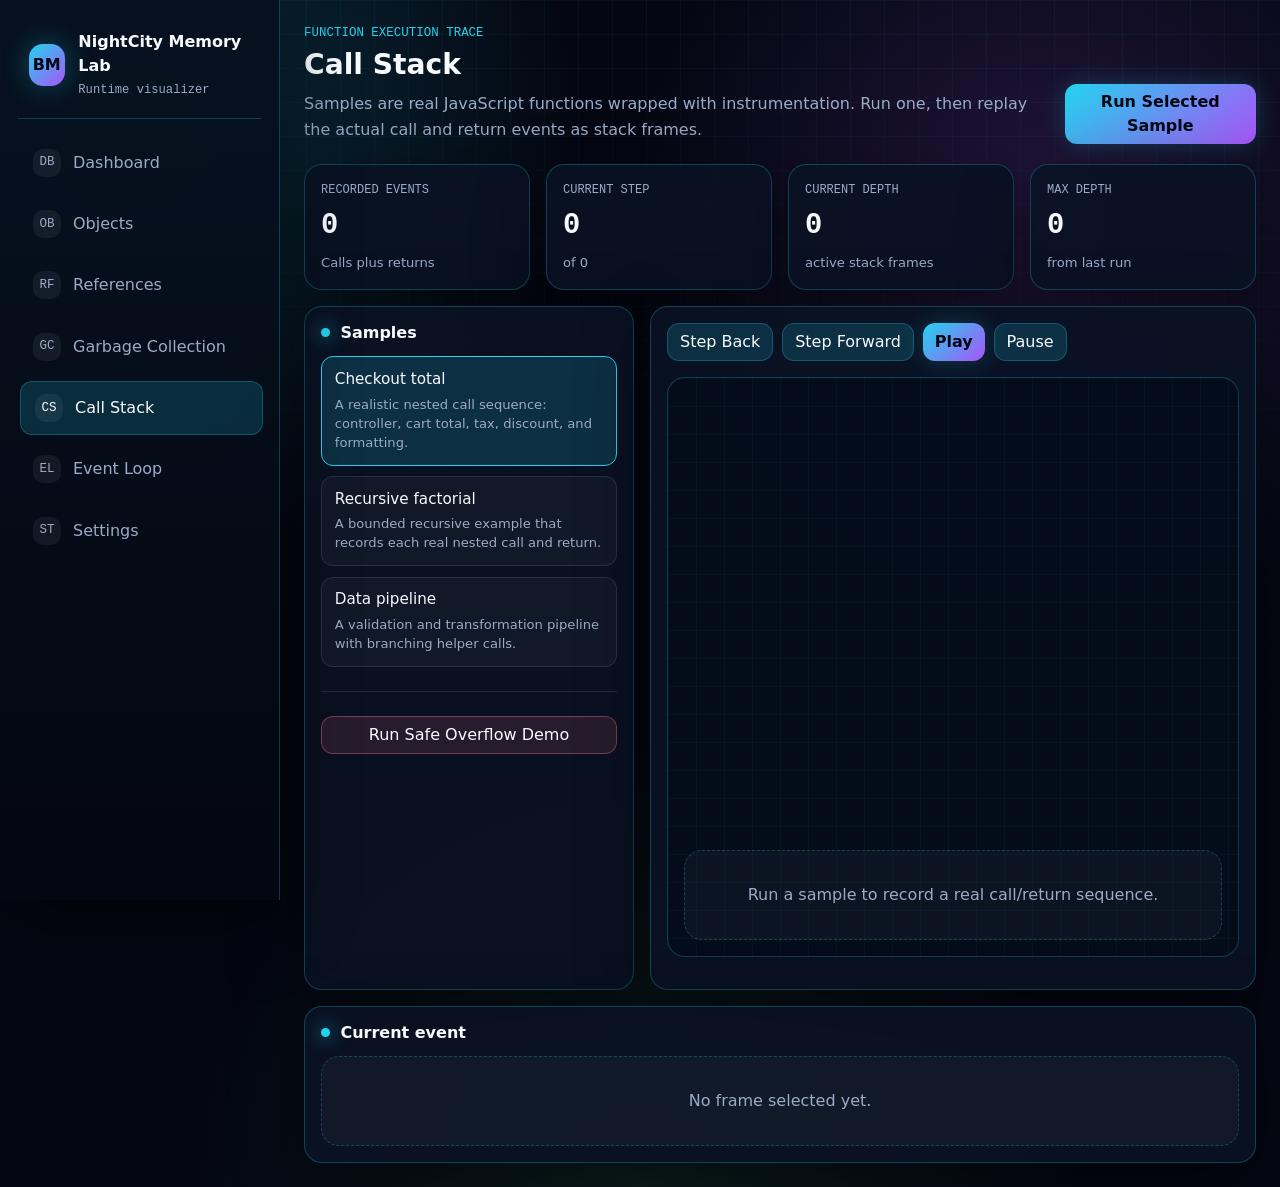
<file: call-stack.html>
<!doctype html>
<html lang="en">
  <head>
    <meta charset="utf-8" />
    <meta name="viewport" content="width=device-width, initial-scale=1" />
    <title>Call Stack | Browser Memory Visualizer</title>
    <link rel="icon" type="image/svg+xml" href="assets/favicon.svg" />
    <meta
      name="description"
      content="Run instrumented sample functions and watch the JavaScript call stack grow and unwind frame by frame, including recursive calls and their return values."
    />
    <link rel="canonical" href="https://fazal305.github.io/browser-memory-visualizer/call-stack.html" />
    <meta property="og:type" content="website" />
    <meta property="og:url" content="https://fazal305.github.io/browser-memory-visualizer/call-stack.html" />
    <meta property="og:title" content="Call Stack | Browser Memory Visualizer" />
    <meta
      property="og:description"
      content="Run instrumented sample functions and watch the JavaScript call stack grow and unwind frame by frame, including recursive calls and their return values."
    />
    <meta name="twitter:card" content="summary_large_image" />
    <meta name="twitter:title" content="Call Stack | Browser Memory Visualizer" />
    <meta
      name="twitter:description"
      content="Run instrumented sample functions and watch the JavaScript call stack grow and unwind frame by frame, including recursive calls and their return values."
    />
    <link
      href="https://cdn.jsdelivr.net/npm/bootstrap@5.3.3/dist/css/bootstrap.min.css"
      rel="stylesheet"
    />
    <link href="styles.css" rel="stylesheet" />
    <link href="css/call-stack.css" rel="stylesheet" />
  </head>
  <body>
    <noscript>
      <div class="container py-5 text-light">
        Browser Memory Visualizer requires JavaScript to run.
      </div>
    </noscript>

    <script src="https://code.jquery.com/jquery-3.7.1.min.js"></script>
    <script src="https://cdn.jsdelivr.net/npm/bootstrap@5.3.3/dist/js/bootstrap.bundle.min.js"></script>
    <script src="js/shared.js"></script>
    <script src="js/call-stack.js"></script>
  </body>
</html>
</file>
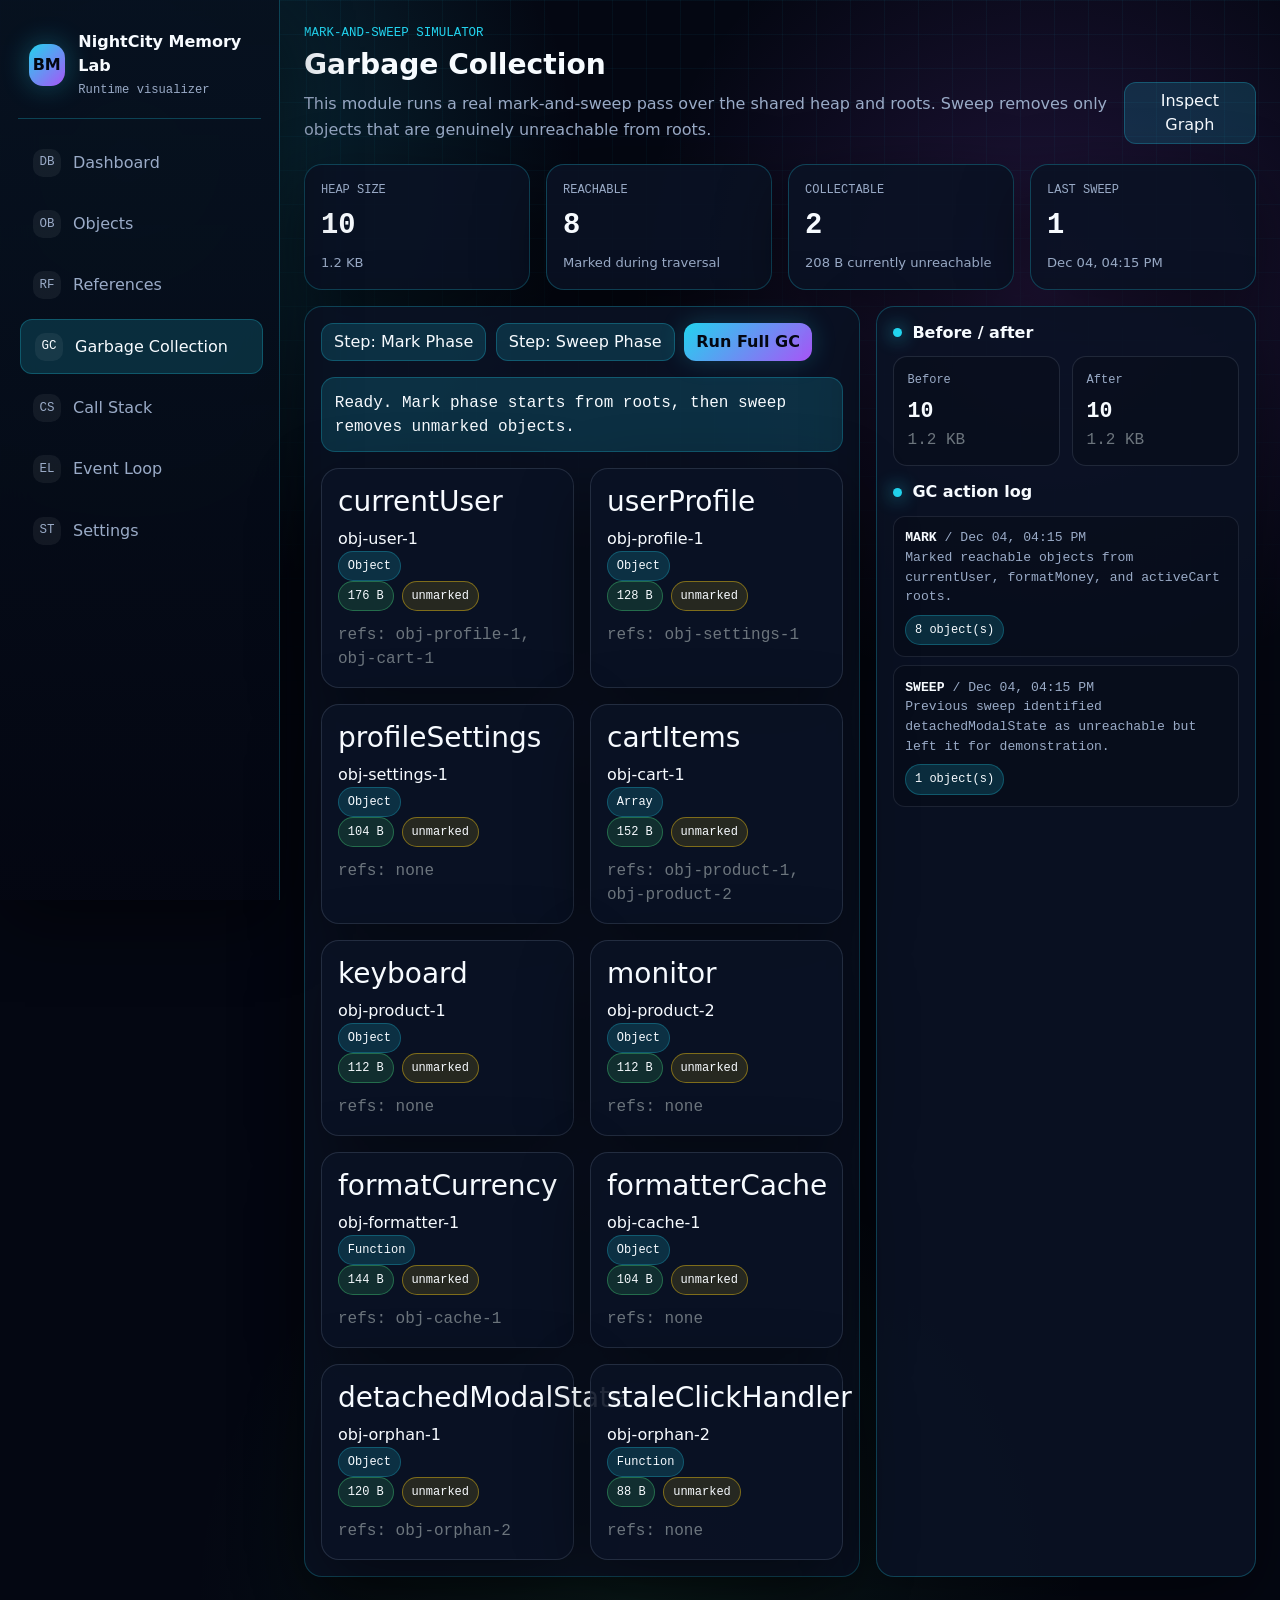
<file: garbage-collection.html>
<!doctype html>
<html lang="en">
  <head>
    <meta charset="utf-8" />
    <meta name="viewport" content="width=device-width, initial-scale=1" />
    <title>Garbage Collection | Browser Memory Visualizer</title>
    <link rel="icon" type="image/svg+xml" href="assets/favicon.svg" />
    <meta
      name="description"
      content="Watch garbage collection run against the simulated heap: see which objects are marked, collected, or retained, and follow a running log of each GC phase."
    />
    <link rel="canonical" href="https://fazal305.github.io/browser-memory-visualizer/garbage-collection.html" />
    <meta property="og:type" content="website" />
    <meta property="og:url" content="https://fazal305.github.io/browser-memory-visualizer/garbage-collection.html" />
    <meta property="og:title" content="Garbage Collection | Browser Memory Visualizer" />
    <meta
      property="og:description"
      content="Watch garbage collection run against the simulated heap: see which objects are marked, collected, or retained, and follow a running log of each GC phase."
    />
    <meta name="twitter:card" content="summary_large_image" />
    <meta name="twitter:title" content="Garbage Collection | Browser Memory Visualizer" />
    <meta
      name="twitter:description"
      content="Watch garbage collection run against the simulated heap: see which objects are marked, collected, or retained, and follow a running log of each GC phase."
    />
    <link
      href="https://cdn.jsdelivr.net/npm/bootstrap@5.3.3/dist/css/bootstrap.min.css"
      rel="stylesheet"
    />
    <link href="styles.css" rel="stylesheet" />
    <link href="css/garbage-collection.css" rel="stylesheet" />
  </head>
  <body>
    <noscript>
      <div class="container py-5 text-light">
        Browser Memory Visualizer requires JavaScript to run.
      </div>
    </noscript>

    <script src="https://code.jquery.com/jquery-3.7.1.min.js"></script>
    <script src="https://cdn.jsdelivr.net/npm/bootstrap@5.3.3/dist/js/bootstrap.bundle.min.js"></script>
    <script src="js/shared.js"></script>
    <script src="js/garbage-collection.js"></script>
  </body>
</html>
</file>
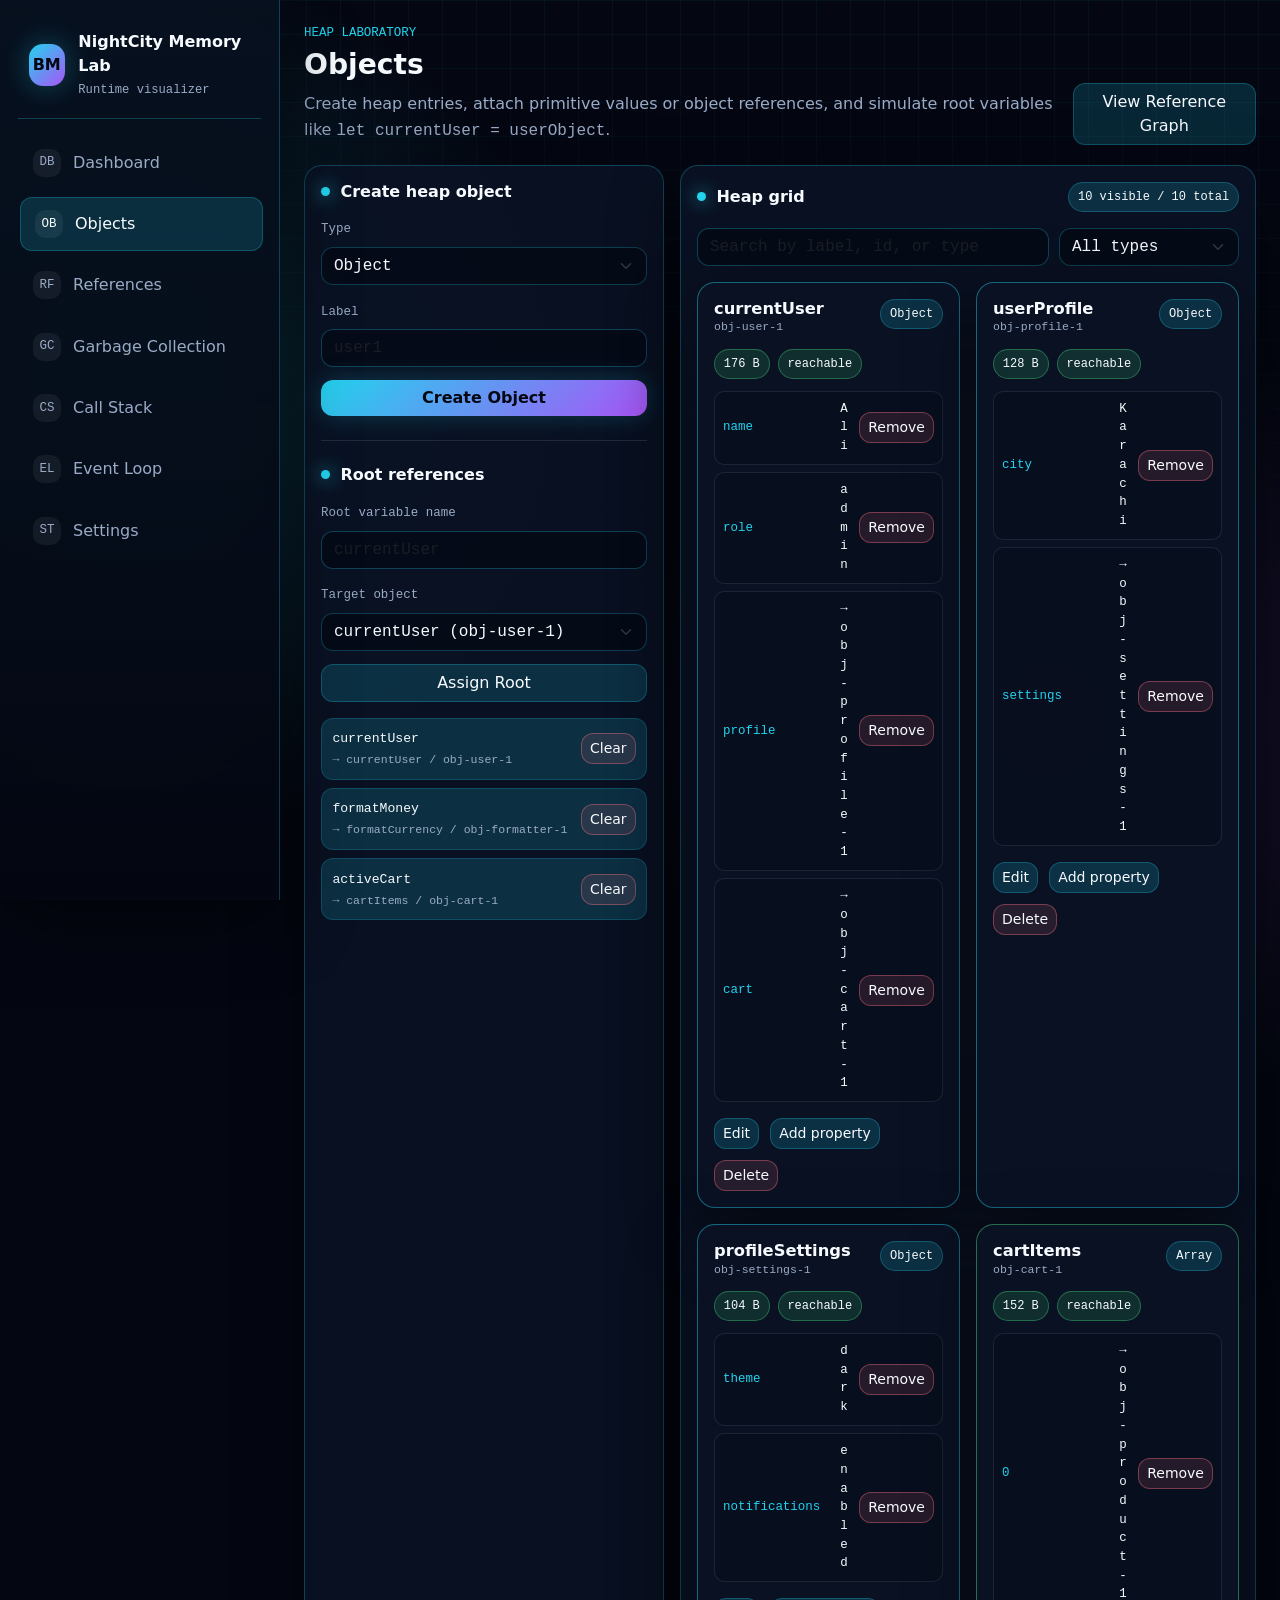
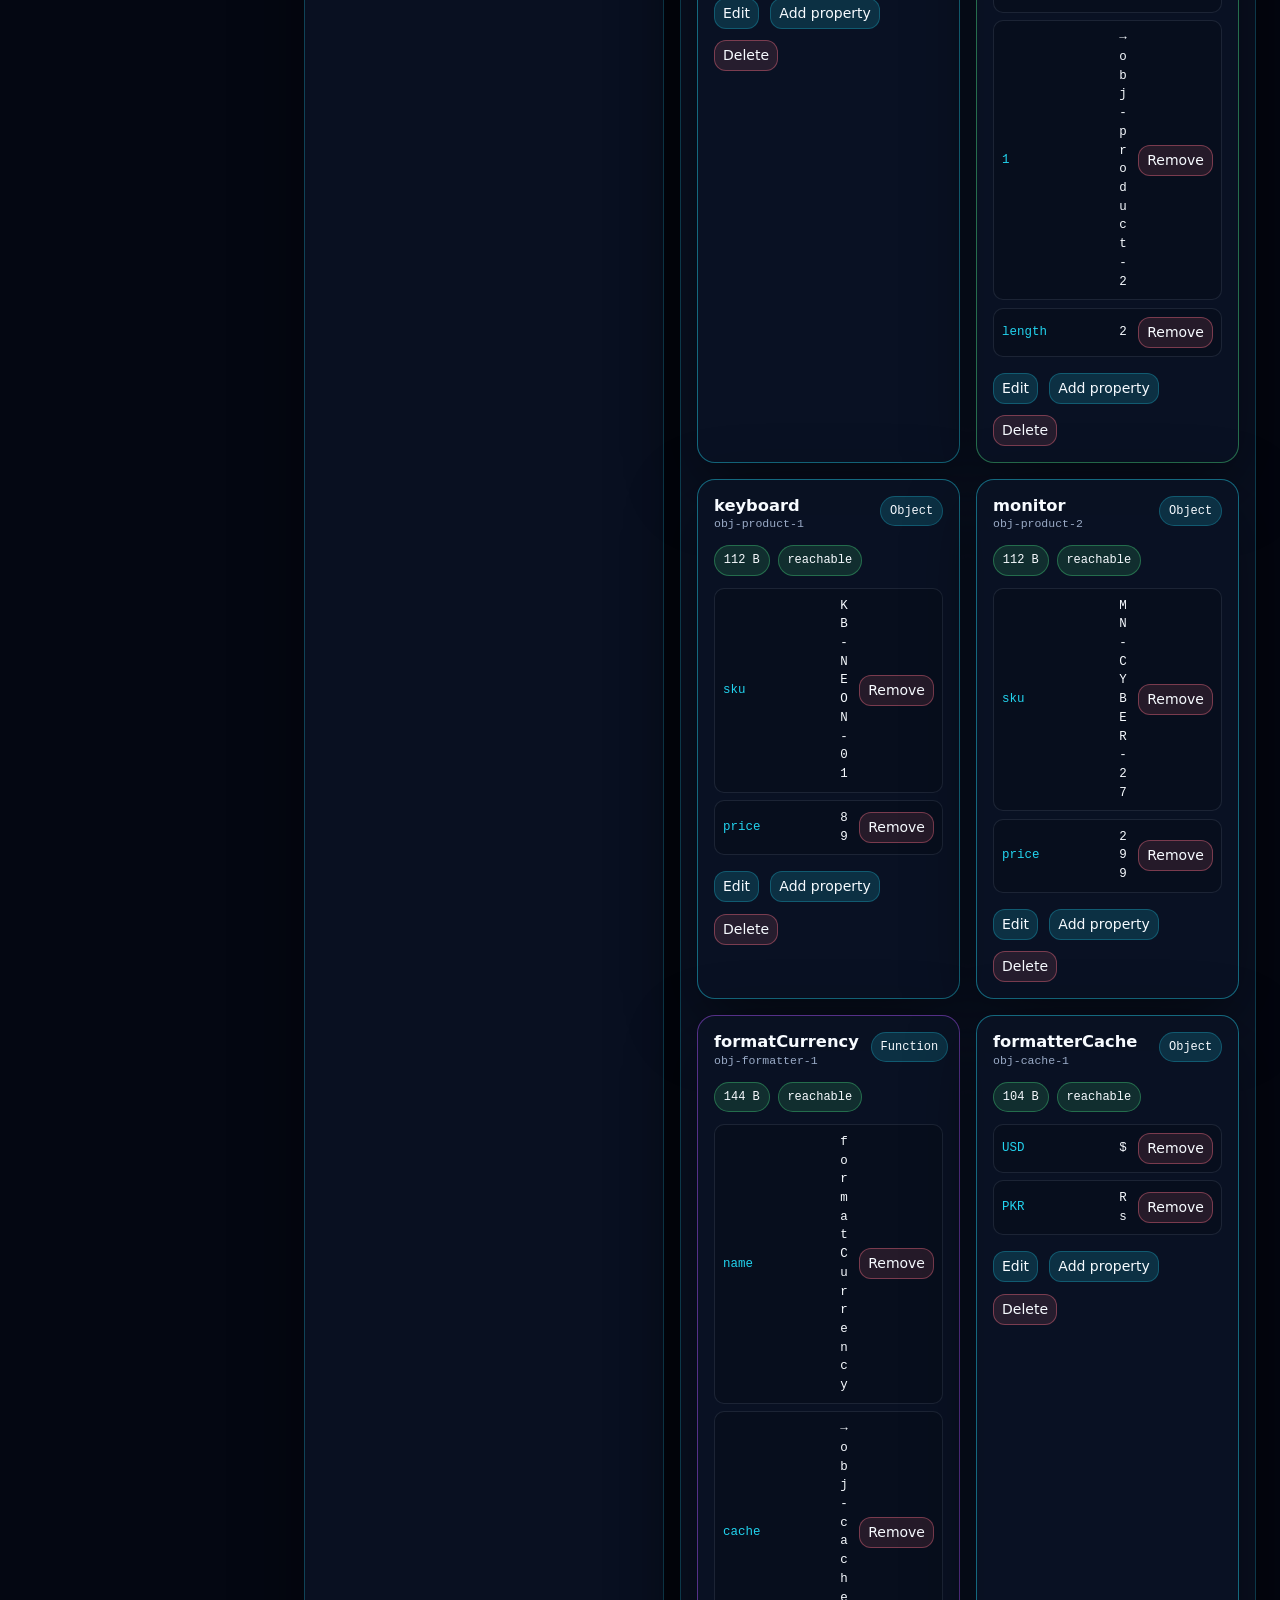
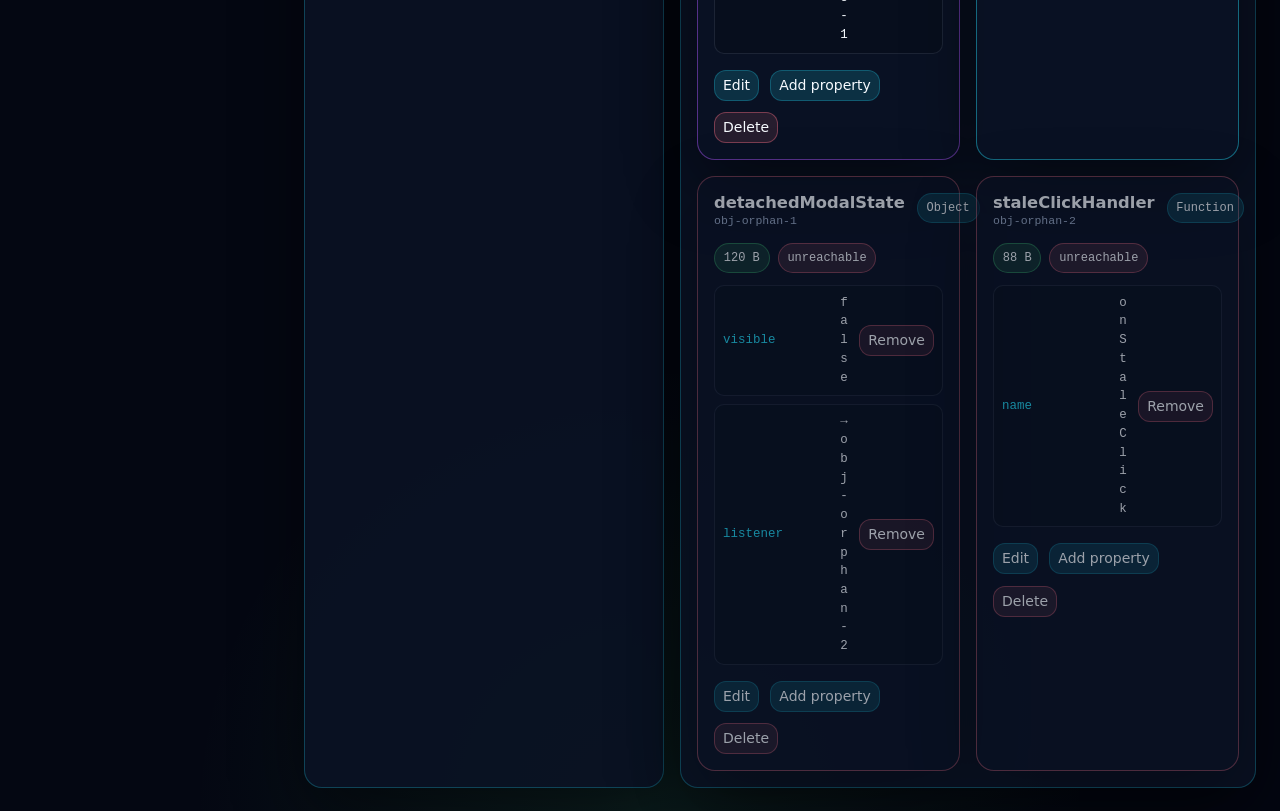
<file: objects.html>
<!doctype html>
<html lang="en">
  <head>
    <meta charset="utf-8" />
    <meta name="viewport" content="width=device-width, initial-scale=1" />
    <title>Objects | Browser Memory Visualizer</title>
    <link rel="icon" type="image/svg+xml" href="assets/favicon.svg" />
    <meta
      name="description"
      content="Inspect the live JavaScript heap: browse allocated objects, their properties, and types, and see how they change in real time as the runtime is instrumented."
    />
    <link rel="canonical" href="https://fazal305.github.io/browser-memory-visualizer/objects.html" />
    <meta property="og:type" content="website" />
    <meta property="og:url" content="https://fazal305.github.io/browser-memory-visualizer/objects.html" />
    <meta property="og:title" content="Objects | Browser Memory Visualizer" />
    <meta
      property="og:description"
      content="Inspect the live JavaScript heap: browse allocated objects, their properties, and types, and see how they change in real time as the runtime is instrumented."
    />
    <meta name="twitter:card" content="summary_large_image" />
    <meta name="twitter:title" content="Objects | Browser Memory Visualizer" />
    <meta
      name="twitter:description"
      content="Inspect the live JavaScript heap: browse allocated objects, their properties, and types, and see how they change in real time as the runtime is instrumented."
    />
    <link
      href="https://cdn.jsdelivr.net/npm/bootstrap@5.3.3/dist/css/bootstrap.min.css"
      rel="stylesheet"
    />
    <link href="styles.css" rel="stylesheet" />
    <link href="css/objects.css" rel="stylesheet" />
  </head>
  <body>
    <noscript>
      <div class="container py-5 text-light">
        Browser Memory Visualizer requires JavaScript to run.
      </div>
    </noscript>

    <script src="https://code.jquery.com/jquery-3.7.1.min.js"></script>
    <script src="https://cdn.jsdelivr.net/npm/bootstrap@5.3.3/dist/js/bootstrap.bundle.min.js"></script>
    <script src="js/shared.js"></script>
    <script src="js/objects.js"></script>
  </body>
</html>
</file>
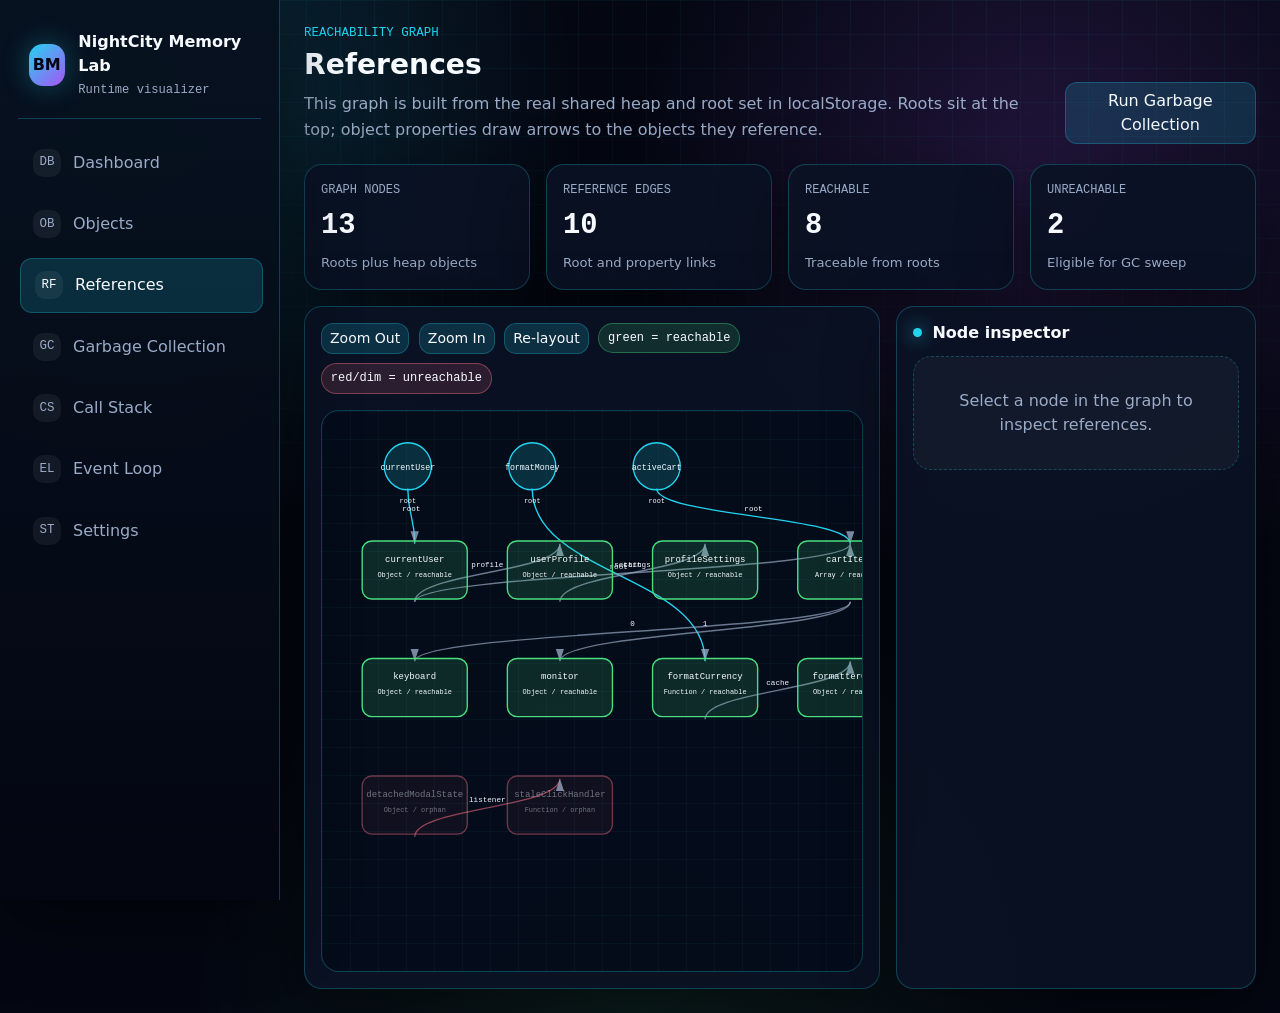
<file: references.html>
<!doctype html>
<html lang="en">
  <head>
    <meta charset="utf-8" />
    <meta name="viewport" content="width=device-width, initial-scale=1" />
    <title>References | Browser Memory Visualizer</title>
    <link rel="icon" type="image/svg+xml" href="assets/favicon.svg" />
    <meta
      name="description"
      content="Explore the reference graph between heap objects and GC roots, and see reachability computed live to show which objects are still reachable from the roots."
    />
    <link rel="canonical" href="https://fazal305.github.io/browser-memory-visualizer/references.html" />
    <meta property="og:type" content="website" />
    <meta property="og:url" content="https://fazal305.github.io/browser-memory-visualizer/references.html" />
    <meta property="og:title" content="References | Browser Memory Visualizer" />
    <meta
      property="og:description"
      content="Explore the reference graph between heap objects and GC roots, and see reachability computed live to show which objects are still reachable from the roots."
    />
    <meta name="twitter:card" content="summary_large_image" />
    <meta name="twitter:title" content="References | Browser Memory Visualizer" />
    <meta
      name="twitter:description"
      content="Explore the reference graph between heap objects and GC roots, and see reachability computed live to show which objects are still reachable from the roots."
    />
    <link
      href="https://cdn.jsdelivr.net/npm/bootstrap@5.3.3/dist/css/bootstrap.min.css"
      rel="stylesheet"
    />
    <link href="styles.css" rel="stylesheet" />
    <link href="css/references.css" rel="stylesheet" />
  </head>
  <body>
    <noscript>
      <div class="container py-5 text-light">
        Browser Memory Visualizer requires JavaScript to run.
      </div>
    </noscript>

    <script src="https://code.jquery.com/jquery-3.7.1.min.js"></script>
    <script src="https://cdn.jsdelivr.net/npm/bootstrap@5.3.3/dist/js/bootstrap.bundle.min.js"></script>
    <script src="js/shared.js"></script>
    <script src="js/references.js"></script>
  </body>
</html>
</file>
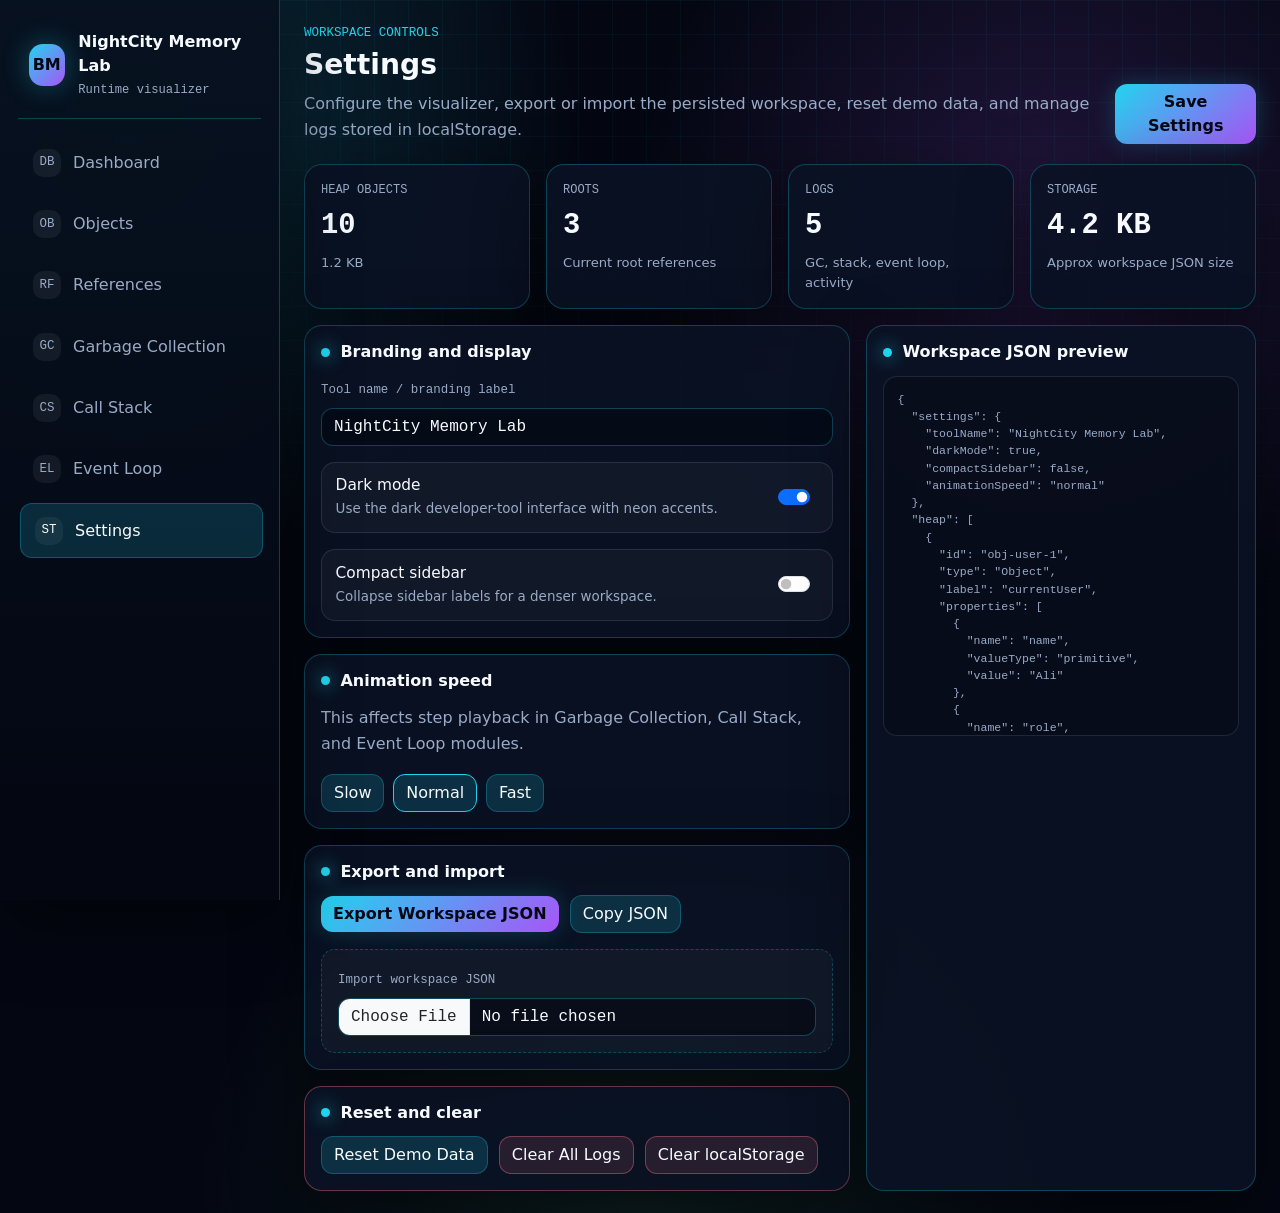
<file: settings.html>
<!doctype html>
<html lang="en">
  <head>
    <meta charset="utf-8" />
    <meta name="viewport" content="width=device-width, initial-scale=1" />
    <title>Settings | Browser Memory Visualizer</title>
    <link rel="icon" type="image/svg+xml" href="assets/favicon.svg" />
    <meta
      name="description"
      content="Configure Browser Memory Visualizer: rename the workspace, toggle dark mode and the compact sidebar, adjust animation speed, and review local storage usage."
    />
    <link rel="canonical" href="https://fazal305.github.io/browser-memory-visualizer/settings.html" />
    <meta property="og:type" content="website" />
    <meta property="og:url" content="https://fazal305.github.io/browser-memory-visualizer/settings.html" />
    <meta property="og:title" content="Settings | Browser Memory Visualizer" />
    <meta
      property="og:description"
      content="Configure Browser Memory Visualizer: rename the workspace, toggle dark mode and the compact sidebar, adjust animation speed, and review local storage usage."
    />
    <meta name="twitter:card" content="summary_large_image" />
    <meta name="twitter:title" content="Settings | Browser Memory Visualizer" />
    <meta
      name="twitter:description"
      content="Configure Browser Memory Visualizer: rename the workspace, toggle dark mode and the compact sidebar, adjust animation speed, and review local storage usage."
    />
    <link
      href="https://cdn.jsdelivr.net/npm/bootstrap@5.3.3/dist/css/bootstrap.min.css"
      rel="stylesheet"
    />
    <link href="styles.css" rel="stylesheet" />
    <link href="css/settings.css" rel="stylesheet" />
  </head>
  <body>
    <noscript>
      <div class="container py-5 text-light">
        Browser Memory Visualizer requires JavaScript to run.
      </div>
    </noscript>

    <script src="https://code.jquery.com/jquery-3.7.1.min.js"></script>
    <script src="https://cdn.jsdelivr.net/npm/bootstrap@5.3.3/dist/js/bootstrap.bundle.min.js"></script>
    <script src="js/shared.js"></script>
    <script src="js/settings.js"></script>
  </body>
</html>
</file>
<file: styles.css>
:root {
  --bg: #040712;
  --bg-soft: #07111f;
  --card: rgba(10, 18, 36, 0.9);
  --card-strong: rgba(14, 24, 48, 0.96);
  --text: #f7fbff;
  --muted: #9aabc7;
  --cyan: #22d3ee;
  --cyan-soft: rgba(34, 211, 238, 0.16);
  --purple: #a855f7;
  --purple-soft: rgba(168, 85, 247, 0.2);
  --green: #4ade80;
  --green-soft: rgba(74, 222, 128, 0.14);
  --yellow: #facc15;
  --red: #fb7185;
  --border: rgba(34, 211, 238, 0.26);
  --shadow: 0 22px 70px rgba(0, 0, 0, 0.48);
  --radius: 18px;
  --mono: "Cascadia Code", "Fira Code", Consolas, monospace;
}

* {
  box-sizing: border-box;
}

html {
  min-height: 100%;
  scroll-behavior: smooth;
}

body {
  min-height: 100vh;
  margin: 0;
  color: var(--text);
  background:
    radial-gradient(
      circle at 10% 10%,
      rgba(34, 211, 238, 0.2),
      transparent 28rem
    ),
    radial-gradient(
      circle at 82% 18%,
      rgba(168, 85, 247, 0.18),
      transparent 26rem
    ),
    radial-gradient(
      circle at 50% 100%,
      rgba(74, 222, 128, 0.1),
      transparent 28rem
    ),
    var(--bg);
  font-family:
    Inter,
    system-ui,
    -apple-system,
    BlinkMacSystemFont,
    "Segoe UI",
    sans-serif;
  overflow-x: hidden;
}

body::before {
  position: fixed;
  inset: 0;
  z-index: -1;
  pointer-events: none;
  content: "";
  background-image:
    linear-gradient(rgba(34, 211, 238, 0.055) 1px, transparent 1px),
    linear-gradient(90deg, rgba(34, 211, 238, 0.055) 1px, transparent 1px);
  background-size: 34px 34px;
  mask-image: linear-gradient(to bottom, rgba(0, 0, 0, 0.9), transparent 86%);
}

body.light-mode {
  --bg: #f6f9ff;
  --bg-soft: #e9f1ff;
  --card: rgba(255, 255, 255, 0.9);
  --card-strong: rgba(255, 255, 255, 0.98);
  --text: #101827;
  --muted: #546179;
  --border: rgba(14, 116, 144, 0.22);
  --shadow: 0 18px 55px rgba(47, 66, 110, 0.16);
}

a {
  color: var(--cyan);
  text-decoration: none;
}

a:hover {
  color: var(--text);
}

code,
pre,
.mono,
.runtime-label,
.log-line,
.table-runtime,
.form-control,
.form-select {
  font-family: var(--mono);
}

.app-shell {
  display: grid;
  grid-template-columns: 280px minmax(0, 1fr);
  min-height: 100vh;
}

.sidebar {
  position: sticky;
  top: 0;
  height: 100vh;
  padding: 1.15rem;
  border-right: 1px solid var(--border);
  background: linear-gradient(
    180deg,
    rgba(7, 17, 31, 0.96),
    rgba(4, 7, 18, 0.92)
  );
  backdrop-filter: blur(18px);
  box-shadow: var(--shadow);
  overflow-y: auto;
}

.light-mode .sidebar {
  background: rgba(255, 255, 255, 0.82);
}

.brand-lockup {
  display: flex;
  gap: 0.85rem;
  align-items: center;
  padding: 0.75rem 0.65rem 1.2rem;
  border-bottom: 1px solid var(--border);
}

.brand-mark {
  display: grid;
  width: 42px;
  height: 42px;
  color: var(--bg);
  place-items: center;
  border-radius: 14px;
  background: linear-gradient(135deg, var(--cyan), var(--purple));
  box-shadow: 0 0 28px rgba(34, 211, 238, 0.32);
  font-weight: 900;
}

.brand-title {
  margin: 0;
  font-size: 1rem;
  font-weight: 800;
  letter-spacing: 0;
}

.brand-subtitle {
  margin: 0.15rem 0 0;
  color: var(--muted);
  font-family: var(--mono);
  font-size: 0.76rem;
}

.sidebar-nav {
  display: grid;
  gap: 0.4rem;
  margin-top: 1rem;
}

.nav-link-runtime {
  display: flex;
  gap: 0.75rem;
  align-items: center;
  padding: 0.78rem 0.85rem;
  color: var(--muted);
  border: 1px solid transparent;
  border-radius: 12px;
  transition:
    border-color 160ms ease,
    background 160ms ease,
    color 160ms ease,
    transform 160ms ease;
}

.nav-link-runtime:hover,
.nav-link-runtime.active {
  color: var(--text);
  border-color: var(--border);
  background: var(--cyan-soft);
  transform: translateX(2px);
}

.nav-icon {
  display: grid;
  width: 28px;
  height: 28px;
  place-items: center;
  border-radius: 10px;
  background: rgba(255, 255, 255, 0.06);
  font-family: var(--mono);
  font-size: 0.78rem;
}

.sidebar-compact .app-shell {
  grid-template-columns: 96px minmax(0, 1fr);
}

.sidebar-compact .sidebar {
  padding-inline: 0.75rem;
}

.sidebar-compact .brand-title,
.sidebar-compact .brand-subtitle,
.sidebar-compact .nav-label {
  display: none;
}

.sidebar-compact .brand-lockup,
.sidebar-compact .nav-link-runtime {
  justify-content: center;
}

.main-content {
  width: 100%;
  min-width: 0;
  padding: 1.5rem;
}

.topbar {
  display: none;
  align-items: center;
  justify-content: space-between;
  gap: 1rem;
  margin-bottom: 1rem;
  padding: 0.85rem 1rem;
  border: 1px solid var(--border);
  border-radius: var(--radius);
  background: var(--card);
  box-shadow: var(--shadow);
}

.page-header {
  display: flex;
  gap: 1rem;
  align-items: flex-end;
  justify-content: space-between;
  margin-bottom: 1.25rem;
}

.page-kicker {
  margin-bottom: 0.35rem;
  color: var(--cyan);
  font-family: var(--mono);
  font-size: 0.78rem;
  text-transform: uppercase;
}

.page-title {
  margin: 0;
  font-size: clamp(1.7rem, 2.2vw, 2.5rem);
  font-weight: 850;
  letter-spacing: 0;
}

.page-description {
  max-width: 850px;
  margin: 0.55rem 0 0;
  color: var(--muted);
  line-height: 1.65;
}

.card-runtime,
.panel-runtime,
.stat-card,
.action-card {
  border: 1px solid var(--border);
  border-radius: var(--radius);
  background: var(--card);
  box-shadow: var(--shadow);
}

.card-runtime,
.panel-runtime {
  padding: 1rem;
}

.card-runtime.strong,
.panel-runtime.strong {
  background: var(--card-strong);
}

.section-title {
  display: flex;
  gap: 0.65rem;
  align-items: center;
  margin: 0 0 0.9rem;
  font-size: 1rem;
  font-weight: 800;
}

.section-title::before {
  width: 9px;
  height: 9px;
  content: "";
  border-radius: 999px;
  background: var(--cyan);
  box-shadow: 0 0 18px var(--cyan);
}

.stat-grid {
  display: grid;
  grid-template-columns: repeat(4, minmax(0, 1fr));
  gap: 1rem;
}

.stat-card {
  padding: 1rem;
  overflow: hidden;
}

.stat-label {
  margin: 0;
  color: var(--muted);
  font-family: var(--mono);
  font-size: 0.75rem;
  text-transform: uppercase;
}

.stat-value {
  margin: 0.35rem 0 0;
  font-family: var(--mono);
  font-size: 1.8rem;
  font-weight: 850;
}

.stat-hint {
  margin: 0.35rem 0 0;
  color: var(--muted);
  font-size: 0.82rem;
}

.toolbar-runtime {
  display: flex;
  flex-wrap: wrap;
  gap: 0.7rem;
  align-items: center;
  margin-bottom: 1rem;
}

.btn-runtime {
  color: var(--bg);
  border: 0;
  border-radius: 12px;
  background: linear-gradient(135deg, var(--cyan), var(--purple));
  box-shadow: 0 0 24px rgba(34, 211, 238, 0.22);
  font-weight: 800;
}

.btn-runtime:hover,
.btn-runtime:focus {
  color: var(--bg);
  filter: brightness(1.08);
}

.btn-ghost {
  color: var(--text);
  border: 1px solid var(--border);
  border-radius: 12px;
  background: var(--cyan-soft);
}

.btn-ghost:hover,
.btn-ghost:focus {
  color: var(--text);
  border-color: var(--cyan);
  background: rgba(34, 211, 238, 0.22);
}

.btn-danger-soft {
  color: var(--text);
  border: 1px solid rgba(251, 113, 133, 0.4);
  border-radius: 12px;
  background: rgba(251, 113, 133, 0.12);
}

.btn-danger-soft:hover,
.btn-danger-soft:focus {
  color: var(--text);
  background: rgba(251, 113, 133, 0.22);
}

.form-control,
.form-select {
  color: var(--text);
  border: 1px solid var(--border);
  border-radius: 12px;
  background-color: rgba(4, 7, 18, 0.62);
}

.form-control:focus,
.form-select:focus {
  color: var(--text);
  border-color: var(--cyan);
  background-color: rgba(4, 7, 18, 0.82);
  box-shadow: 0 0 0 0.2rem rgba(34, 211, 238, 0.13);
}

.light-mode .form-control,
.light-mode .form-select {
  background-color: rgba(255, 255, 255, 0.78);
}

.form-label {
  color: var(--muted);
  font-family: var(--mono);
  font-size: 0.78rem;
}

.table-runtime {
  width: 100%;
  color: var(--text);
  border-collapse: separate;
  border-spacing: 0;
}

.table-runtime th,
.table-runtime td {
  padding: 0.65rem;
  border-bottom: 1px solid rgba(154, 171, 199, 0.16);
  vertical-align: middle;
}

.table-runtime th {
  color: var(--muted);
  font-size: 0.75rem;
  text-transform: uppercase;
}

.badge-runtime {
  display: inline-flex;
  gap: 0.35rem;
  align-items: center;
  padding: 0.32rem 0.55rem;
  color: var(--text);
  border: 1px solid var(--border);
  border-radius: 999px;
  background: var(--cyan-soft);
  font-family: var(--mono);
  font-size: 0.75rem;
}

.badge-green {
  border-color: rgba(74, 222, 128, 0.36);
  background: var(--green-soft);
}

.badge-purple {
  border-color: rgba(168, 85, 247, 0.42);
  background: var(--purple-soft);
}

.badge-red {
  border-color: rgba(251, 113, 133, 0.42);
  background: rgba(251, 113, 133, 0.14);
}

.badge-yellow {
  border-color: rgba(250, 204, 21, 0.42);
  background: rgba(250, 204, 21, 0.12);
}

.empty-state {
  padding: 2rem;
  color: var(--muted);
  border: 1px dashed var(--border);
  border-radius: var(--radius);
  background: rgba(255, 255, 255, 0.035);
  text-align: center;
}

.status-toast {
  position: fixed;
  right: 1.2rem;
  bottom: 1.2rem;
  z-index: 1080;
  max-width: 420px;
  padding: 0.85rem 1rem;
  color: var(--text);
  border: 1px solid var(--border);
  border-radius: 14px;
  background: var(--card-strong);
  box-shadow: var(--shadow);
}

.status-toast.success {
  border-color: rgba(74, 222, 128, 0.4);
}

.status-toast.warning {
  border-color: rgba(250, 204, 21, 0.45);
}

.status-toast.danger {
  border-color: rgba(251, 113, 133, 0.48);
}

.log-panel {
  display: grid;
  gap: 0.5rem;
  max-height: 420px;
  overflow: auto;
}

.log-line {
  padding: 0.7rem;
  color: var(--muted);
  border: 1px solid rgba(154, 171, 199, 0.14);
  border-radius: 12px;
  background: rgba(0, 0, 0, 0.18);
  font-size: 0.82rem;
}

.log-line strong {
  color: var(--text);
}

.object-card {
  position: relative;
  padding: 1rem;
  border: 1px solid var(--border);
  border-radius: var(--radius);
  background: var(--card);
  box-shadow: var(--shadow);
}

.object-card.type-object {
  border-color: rgba(34, 211, 238, 0.45);
}

.object-card.type-array {
  border-color: rgba(74, 222, 128, 0.45);
}

.object-card.type-function {
  border-color: rgba(168, 85, 247, 0.48);
}

.object-card.unreachable {
  opacity: 0.62;
  border-color: rgba(251, 113, 133, 0.45);
}

.object-card.marked {
  border-color: var(--purple);
  box-shadow:
    0 0 0 1px rgba(168, 85, 247, 0.45),
    0 0 30px rgba(168, 85, 247, 0.18);
}

.object-card.swept {
  opacity: 0.35;
  border-color: var(--red);
  transform: scale(0.98);
}

.graph-shell,
.lane-shell,
.stack-shell {
  min-height: 460px;
  overflow: auto;
  border: 1px solid var(--border);
  border-radius: var(--radius);
  background:
    linear-gradient(rgba(34, 211, 238, 0.045) 1px, transparent 1px),
    linear-gradient(90deg, rgba(34, 211, 238, 0.045) 1px, transparent 1px),
    rgba(3, 8, 20, 0.56);
  background-size: 28px 28px;
}

.light-mode .graph-shell,
.light-mode .lane-shell,
.light-mode .stack-shell {
  background-color: rgba(255, 255, 255, 0.55);
}

.graph-node {
  cursor: pointer;
  transition:
    opacity 160ms ease,
    transform 160ms ease;
}

.graph-node:hover {
  transform: scale(1.02);
}

.graph-node.unreachable {
  opacity: 0.44;
}

.graph-label,
.graph-edge-label {
  font-family: var(--mono);
  fill: var(--text);
}

.stack-frame {
  padding: 0.8rem;
  margin-bottom: 0.65rem;
  border: 1px solid var(--border);
  border-radius: 12px;
  background: var(--cyan-soft);
  font-family: var(--mono);
}

.stack-frame.returning {
  border-color: rgba(74, 222, 128, 0.45);
  background: var(--green-soft);
}

.loop-lane {
  min-height: 120px;
  padding: 1rem;
  border: 1px solid rgba(154, 171, 199, 0.18);
  border-radius: 14px;
  background: rgba(0, 0, 0, 0.16);
}

.loop-token {
  display: inline-flex;
  align-items: center;
  margin: 0.25rem;
  padding: 0.55rem 0.7rem;
  color: var(--text);
  border: 1px solid var(--border);
  border-radius: 999px;
  background: var(--cyan-soft);
  font-family: var(--mono);
  font-size: 0.78rem;
  animation: tokenEnter 260ms ease both;
}

.loop-token.microtask {
  border-color: rgba(168, 85, 247, 0.42);
  background: var(--purple-soft);
}

.loop-token.macrotask {
  border-color: rgba(250, 204, 21, 0.44);
  background: rgba(250, 204, 21, 0.12);
}

@keyframes tokenEnter {
  from {
    opacity: 0;
    transform: translateY(8px) scale(0.96);
  }

  to {
    opacity: 1;
    transform: translateY(0) scale(1);
  }
}

.modal-content {
  color: var(--text);
  border: 1px solid var(--border);
  border-radius: var(--radius);
  background: var(--card-strong);
}

.modal-header,
.modal-footer {
  border-color: rgba(154, 171, 199, 0.16);
}

::-webkit-scrollbar {
  width: 10px;
  height: 10px;
}

::-webkit-scrollbar-track {
  background: rgba(255, 255, 255, 0.04);
}

::-webkit-scrollbar-thumb {
  border-radius: 999px;
  background: rgba(34, 211, 238, 0.28);
}

@media (max-width: 1100px) {
  .stat-grid {
    grid-template-columns: repeat(2, minmax(0, 1fr));
  }

  .app-shell {
    grid-template-columns: 240px minmax(0, 1fr);
  }
}

@media (max-width: 820px) {
  .app-shell,
  .sidebar-compact .app-shell {
    display: block;
  }

  .sidebar {
    position: static;
    display: none;
    height: auto;
    border-right: 0;
    border-bottom: 1px solid var(--border);
  }

  .sidebar.mobile-open {
    display: block;
  }

  .topbar {
    display: flex;
  }

  .main-content {
    padding: 1rem;
  }

  .page-header {
    display: block;
  }
}

@media (max-width: 560px) {
  .stat-grid {
    grid-template-columns: 1fr;
  }

  .toolbar-runtime {
    align-items: stretch;
    flex-direction: column;
  }

  .toolbar-runtime .btn,
  .toolbar-runtime .form-control,
  .toolbar-runtime .form-select {
    width: 100%;
  }

  .card-runtime,
  .panel-runtime,
  .stat-card {
    padding: 0.85rem;
  }
}
</file>
<file: css/call-stack.css>
.call-stack-layout {
  display: grid;
  grid-template-columns: 360px minmax(0, 1fr) 330px;
  gap: 1rem;
}

.sample-list {
  display: grid;
  gap: 0.65rem;
}

.sample-card {
  padding: 0.8rem;
  cursor: pointer;
  border: 1px solid rgba(154, 171, 199, 0.16);
  border-radius: 12px;
  background: rgba(255, 255, 255, 0.035);
  transition:
    border-color 160ms ease,
    background 160ms ease;
}

.sample-card.active,
.sample-card:hover {
  border-color: var(--cyan);
  background: var(--cyan-soft);
}

.sample-card h3 {
  margin: 0;
  font-size: 0.95rem;
}

.sample-card p {
  margin: 0.4rem 0 0;
  color: var(--muted);
  font-size: 0.82rem;
  line-height: 1.45;
}

.stack-shell {
  display: flex;
  flex-direction: column-reverse;
  justify-content: flex-start;
  min-height: 580px;
  padding: 1rem;
}

.stack-frame {
  position: relative;
  transition:
    transform 180ms ease,
    opacity 180ms ease;
}

.stack-frame::before {
  position: absolute;
  top: 50%;
  left: -0.55rem;
  width: 0.32rem;
  height: 70%;
  content: "";
  border-radius: 999px;
  background: var(--cyan);
  transform: translateY(-50%);
}

.stack-frame.depth-1 {
  margin-left: 0;
}
.stack-frame.depth-2 {
  margin-left: 1rem;
}
.stack-frame.depth-3 {
  margin-left: 2rem;
}
.stack-frame.depth-4 {
  margin-left: 3rem;
}
.stack-frame.depth-5 {
  margin-left: 4rem;
}

.stack-controls {
  display: flex;
  flex-wrap: wrap;
  gap: 0.55rem;
  margin-bottom: 1rem;
}

.frame-detail-grid {
  display: grid;
  gap: 0.55rem;
}

.frame-detail-row {
  display: grid;
  grid-template-columns: 96px minmax(0, 1fr);
  gap: 0.55rem;
  padding: 0.55rem;
  border-radius: 10px;
  background: rgba(0, 0, 0, 0.15);
  font-family: var(--mono);
  font-size: 0.78rem;
}

.frame-detail-row span:first-child {
  color: var(--muted);
}

.sequence-strip {
  display: flex;
  gap: 0.35rem;
  flex-wrap: wrap;
  margin-top: 1rem;
}

.sequence-dot {
  width: 12px;
  height: 12px;
  border: 1px solid var(--border);
  border-radius: 50%;
  background: rgba(154, 171, 199, 0.22);
}

.sequence-dot.active {
  background: var(--cyan);
  box-shadow: 0 0 12px var(--cyan);
}

.sequence-dot.return {
  border-color: var(--green);
}

.overflow-warning {
  padding: 0.8rem;
  border: 1px solid rgba(251, 113, 133, 0.45);
  border-radius: 12px;
  background: rgba(251, 113, 133, 0.12);
  color: var(--text);
}

@media (max-width: 1280px) {
  .call-stack-layout {
    grid-template-columns: 330px minmax(0, 1fr);
  }

  .frame-panel {
    grid-column: 1 / -1;
  }
}

@media (max-width: 900px) {
  .call-stack-layout {
    grid-template-columns: 1fr;
  }
}
</file>
<file: css/garbage-collection.css>
.gc-layout {
  display: grid;
  grid-template-columns: minmax(0, 1fr) 380px;
  gap: 1rem;
}

.gc-visual-grid {
  display: grid;
  grid-template-columns: repeat(2, minmax(220px, 1fr));
  gap: 1rem;
}

.gc-object-card {
  min-height: 150px;
  transition:
    opacity 220ms ease,
    transform 220ms ease,
    border-color 220ms ease,
    box-shadow 220ms ease;
}

.gc-object-card .gc-state {
  margin-top: 0.75rem;
}

.gc-object-card.pending {
  border-color: rgba(154, 171, 199, 0.18);
}

.gc-object-card.marking {
  border-color: var(--purple);
  box-shadow: 0 0 32px rgba(168, 85, 247, 0.22);
}

.gc-object-card.reachable {
  border-color: var(--green);
}

.gc-object-card.collecting {
  opacity: 0.28;
  border-color: var(--red);
  transform: translateY(4px) scale(0.98);
}

.gc-controls {
  display: flex;
  flex-wrap: wrap;
  gap: 0.6rem;
  margin-bottom: 1rem;
}

.heap-compare {
  display: grid;
  grid-template-columns: repeat(2, minmax(0, 1fr));
  gap: 0.75rem;
}

.compare-box {
  padding: 0.85rem;
  border: 1px solid rgba(154, 171, 199, 0.16);
  border-radius: 14px;
  background: rgba(0, 0, 0, 0.16);
}

.compare-box p {
  margin: 0;
  color: var(--muted);
  font-family: var(--mono);
  font-size: 0.75rem;
}

.compare-box strong {
  display: block;
  margin-top: 0.35rem;
  font-family: var(--mono);
  font-size: 1.35rem;
}

.gc-phase-banner {
  margin-bottom: 1rem;
  padding: 0.8rem;
  border: 1px solid var(--border);
  border-radius: 14px;
  background: var(--cyan-soft);
  color: var(--text);
  font-family: var(--mono);
}

@media (max-width: 1180px) {
  .gc-layout {
    grid-template-columns: 1fr;
  }
}

@media (max-width: 620px) {
  .gc-visual-grid,
  .heap-compare {
    grid-template-columns: 1fr;
  }
}
</file>
<file: css/objects.css>
.objects-layout {
  display: grid;
  grid-template-columns: 360px minmax(0, 1fr);
  gap: 1rem;
}

.object-form-stack {
  display: grid;
  gap: 0.8rem;
}

.heap-grid {
  display: grid;
  grid-template-columns: repeat(2, minmax(260px, 1fr));
  gap: 1rem;
}

.object-card-header {
  display: flex;
  gap: 0.75rem;
  align-items: flex-start;
  justify-content: space-between;
  margin-bottom: 0.8rem;
}

.object-card-title {
  margin: 0;
  font-size: 1.02rem;
  font-weight: 850;
}

.object-id {
  color: var(--muted);
  font-family: var(--mono);
  font-size: 0.72rem;
  word-break: break-all;
}

.property-list {
  display: grid;
  gap: 0.45rem;
  margin-top: 0.75rem;
}

.property-row {
  display: grid;
  grid-template-columns: 110px minmax(0, 1fr) auto;
  gap: 0.45rem;
  align-items: center;
  padding: 0.5rem;
  border: 1px solid rgba(154, 171, 199, 0.14);
  border-radius: 10px;
  background: rgba(0, 0, 0, 0.14);
}

.property-name,
.property-value {
  min-width: 0;
  overflow-wrap: anywhere;
  font-family: var(--mono);
  font-size: 0.78rem;
}

.property-name {
  color: var(--cyan);
}

.property-value {
  color: var(--text);
}

.root-list {
  display: grid;
  gap: 0.5rem;
}

.root-item {
  display: grid;
  grid-template-columns: minmax(0, 1fr) auto;
  gap: 0.5rem;
  align-items: center;
  padding: 0.65rem;
  border: 1px solid rgba(34, 211, 238, 0.18);
  border-radius: 12px;
  background: var(--cyan-soft);
}

.root-name {
  margin: 0;
  font-family: var(--mono);
  font-size: 0.82rem;
}

.root-target {
  margin: 0.15rem 0 0;
  color: var(--muted);
  font-family: var(--mono);
  font-size: 0.72rem;
}

.heap-toolbar {
  display: grid;
  grid-template-columns: minmax(0, 1fr) 180px;
  gap: 0.65rem;
  margin-bottom: 1rem;
}

@media (max-width: 1120px) {
  .objects-layout {
    grid-template-columns: 1fr;
  }
}

@media (max-width: 760px) {
  .heap-grid,
  .heap-toolbar {
    grid-template-columns: 1fr;
  }

  .property-row {
    grid-template-columns: 1fr;
  }
}
</file>
<file: css/references.css>
.references-layout {
  display: grid;
  grid-template-columns: minmax(0, 1fr) 360px;
  gap: 1rem;
}

.graph-controls {
  display: flex;
  flex-wrap: wrap;
  gap: 0.6rem;
  align-items: center;
  margin-bottom: 1rem;
}

.reference-graph {
  width: 100%;
  min-width: 780px;
  height: 560px;
}

.graph-node rect,
.graph-node circle {
  stroke-width: 2;
}

.graph-node.reachable rect,
.graph-node.reachable circle {
  stroke: var(--green);
  fill: rgba(74, 222, 128, 0.15);
}

.graph-node.unreachable rect,
.graph-node.unreachable circle {
  stroke: var(--red);
  fill: rgba(251, 113, 133, 0.12);
}

.graph-node.root circle {
  stroke: var(--cyan);
  fill: rgba(34, 211, 238, 0.18);
}

.graph-edge {
  stroke: rgba(154, 171, 199, 0.68);
  stroke-width: 2;
  fill: none;
}

.graph-edge.root-edge {
  stroke: var(--cyan);
}

.graph-edge.orphan-edge {
  stroke: rgba(251, 113, 133, 0.55);
}

.node-details {
  display: grid;
  gap: 0.8rem;
}

.detail-block {
  padding: 0.75rem;
  border: 1px solid rgba(154, 171, 199, 0.16);
  border-radius: 12px;
  background: rgba(255, 255, 255, 0.035);
}

.detail-block h4 {
  margin: 0 0 0.5rem;
  font-size: 0.88rem;
}

.detail-row {
  display: grid;
  grid-template-columns: 105px minmax(0, 1fr);
  gap: 0.6rem;
  margin-bottom: 0.35rem;
  font-family: var(--mono);
  font-size: 0.78rem;
}

.detail-row span:first-child {
  color: var(--muted);
}

.reference-mini-list {
  display: grid;
  gap: 0.4rem;
}

.reference-mini-item {
  padding: 0.5rem;
  border-radius: 10px;
  background: rgba(0, 0, 0, 0.15);
  font-family: var(--mono);
  font-size: 0.76rem;
}

@media (max-width: 1180px) {
  .references-layout {
    grid-template-columns: 1fr;
  }
}
</file>
<file: css/settings.css>
.settings-layout {
  display: grid;
  grid-template-columns: minmax(0, 1fr) 390px;
  gap: 1rem;
}

.settings-grid {
  display: grid;
  gap: 1rem;
}

.setting-row {
  display: grid;
  grid-template-columns: minmax(0, 1fr) auto;
  gap: 1rem;
  align-items: center;
  padding: 0.85rem;
  border: 1px solid rgba(154, 171, 199, 0.16);
  border-radius: 14px;
  background: rgba(255, 255, 255, 0.035);
}

.setting-row h3 {
  margin: 0;
  font-size: 0.96rem;
}

.setting-row p {
  margin: 0.25rem 0 0;
  color: var(--muted);
  font-size: 0.84rem;
}

.export-box {
  min-height: 260px;
  max-height: 360px;
  overflow: auto;
  padding: 0.85rem;
  border: 1px solid rgba(154, 171, 199, 0.16);
  border-radius: 14px;
  background: rgba(0, 0, 0, 0.2);
  color: var(--muted);
  font-family: var(--mono);
  font-size: 0.72rem;
  white-space: pre-wrap;
}

.danger-zone {
  border-color: rgba(251, 113, 133, 0.38);
}

.import-drop {
  padding: 1rem;
  border: 1px dashed var(--border);
  border-radius: 14px;
  background: rgba(255, 255, 255, 0.035);
}

.speed-options {
  display: flex;
  flex-wrap: wrap;
  gap: 0.55rem;
}

.speed-options .btn.active {
  border-color: var(--cyan);
  background: var(--cyan-soft);
}

@media (max-width: 980px) {
  .settings-layout {
    grid-template-columns: 1fr;
  }
}

@media (max-width: 560px) {
  .setting-row {
    grid-template-columns: 1fr;
  }
}
</file>
